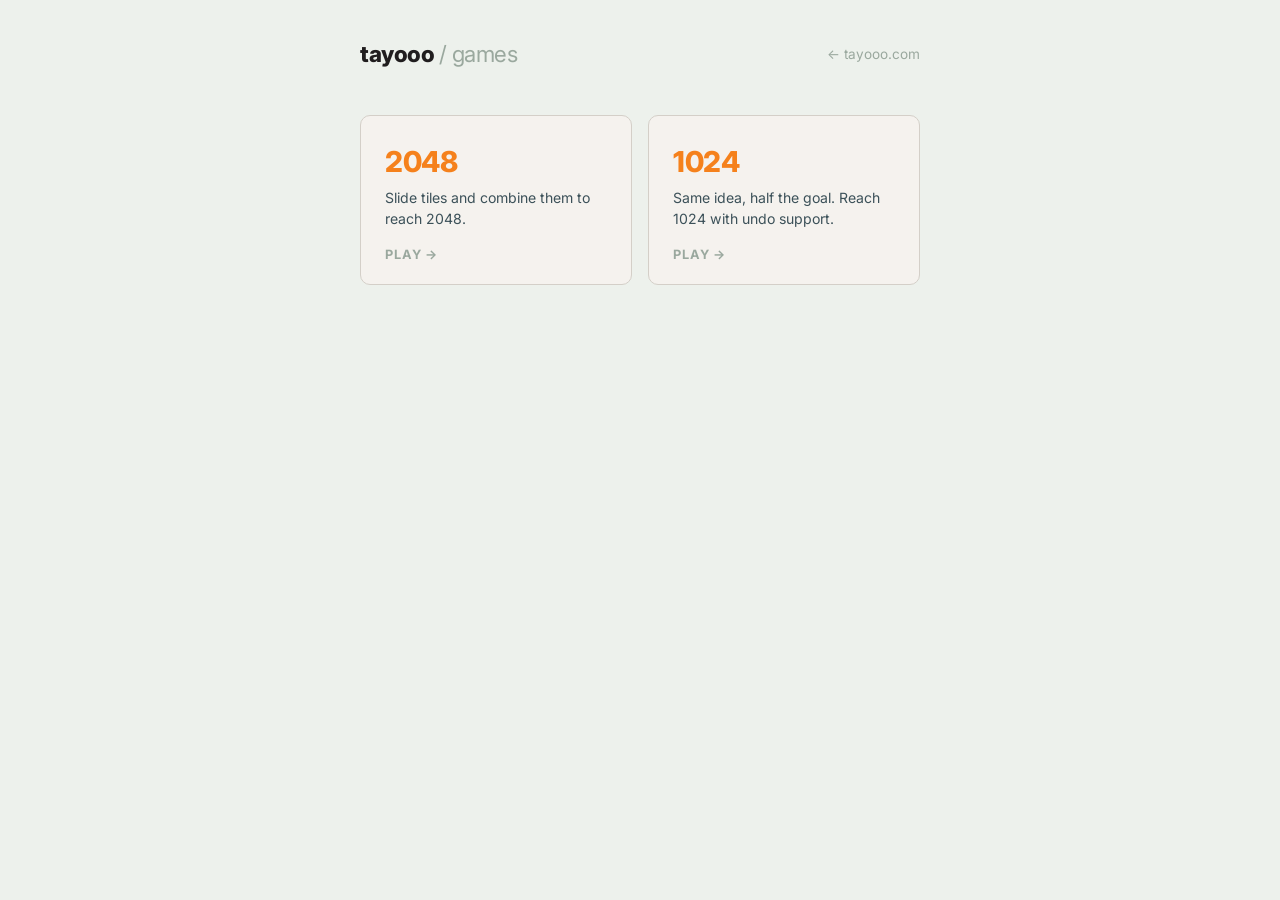
<file: index.html>
<!DOCTYPE html>
<html lang="ja">
<head>
  <meta charset="UTF-8">
  <meta name="viewport" content="width=device-width, initial-scale=1.0">
  <title>tayooo / games</title>
  <link rel="preconnect" href="https://fonts.googleapis.com">
  <link rel="preconnect" href="https://fonts.gstatic.com" crossorigin>
  <link href="https://fonts.googleapis.com/css2?family=Inter:wght@400;600;700;800&display=swap" rel="stylesheet">
  <link rel="stylesheet" href="shared/style.css">
  <style>
    *, *::before, *::after { box-sizing: border-box; margin: 0; padding: 0; }

    body {
      font-family: var(--font);
      background: var(--color-bg);
      color: var(--color-text);
      min-height: 100dvh;
      display: flex;
      flex-direction: column;
      align-items: center;
      padding: 40px 20px 64px;
    }

    .site-header {
      width: 100%;
      max-width: 560px;
      display: flex;
      align-items: center;
      justify-content: space-between;
      margin-bottom: 48px;
    }

    .site-title {
      font-size: 1.4rem;
      font-weight: 800;
      letter-spacing: -0.5px;
      color: var(--color-text);
    }

    .site-title span {
      color: var(--color-muted);
      font-weight: 400;
    }

    .back-link {
      font-size: 0.85rem;
      color: var(--color-muted);
      text-decoration: none;
      transition: color 0.15s;
    }

    .back-link:hover { color: var(--color-sub); }

    .games {
      width: 100%;
      max-width: 560px;
      display: grid;
      grid-template-columns: repeat(auto-fill, minmax(240px, 1fr));
      gap: 16px;
    }

    .card {
      background: var(--color-surface);
      border: 1px solid var(--color-border);
      border-radius: var(--radius);
      padding: 28px 24px 22px;
      text-decoration: none;
      color: inherit;
      display: flex;
      flex-direction: column;
      gap: 8px;
      transition: border-color 0.15s, box-shadow 0.15s, transform 0.1s;
    }

    .card:hover {
      border-color: var(--color-accent);
      box-shadow: 0 4px 20px rgba(0,0,0,0.07);
      transform: translateY(-2px);
    }

    .card-name {
      font-size: 1.8rem;
      font-weight: 800;
      color: var(--color-accent);
      letter-spacing: -0.5px;
    }

    .card-desc {
      font-size: 0.88rem;
      color: var(--color-sub);
      line-height: 1.5;
    }

    .card-play {
      margin-top: 10px;
      font-size: 0.8rem;
      font-weight: 700;
      text-transform: uppercase;
      letter-spacing: 0.07em;
      color: var(--color-muted);
    }

    .card:hover .card-play { color: var(--color-accent); }
  </style>
</head>
<body>

  <header class="site-header">
    <div class="site-title">tayooo <span>/ games</span></div>
    <a class="back-link" href="https://tayooo.com">← tayooo.com</a>
  </header>

  <main class="games">
    <a class="card" href="2048/">
      <div class="card-name">2048</div>
      <div class="card-desc">Slide tiles and combine them to reach 2048.</div>
      <div class="card-play">Play →</div>
    </a>
    <a class="card" href="1024/">
      <div class="card-name">1024</div>
      <div class="card-desc">Same idea, half the goal. Reach 1024 with undo support.</div>
      <div class="card-play">Play →</div>
    </a>
  </main>

</body>
</html>
</file>
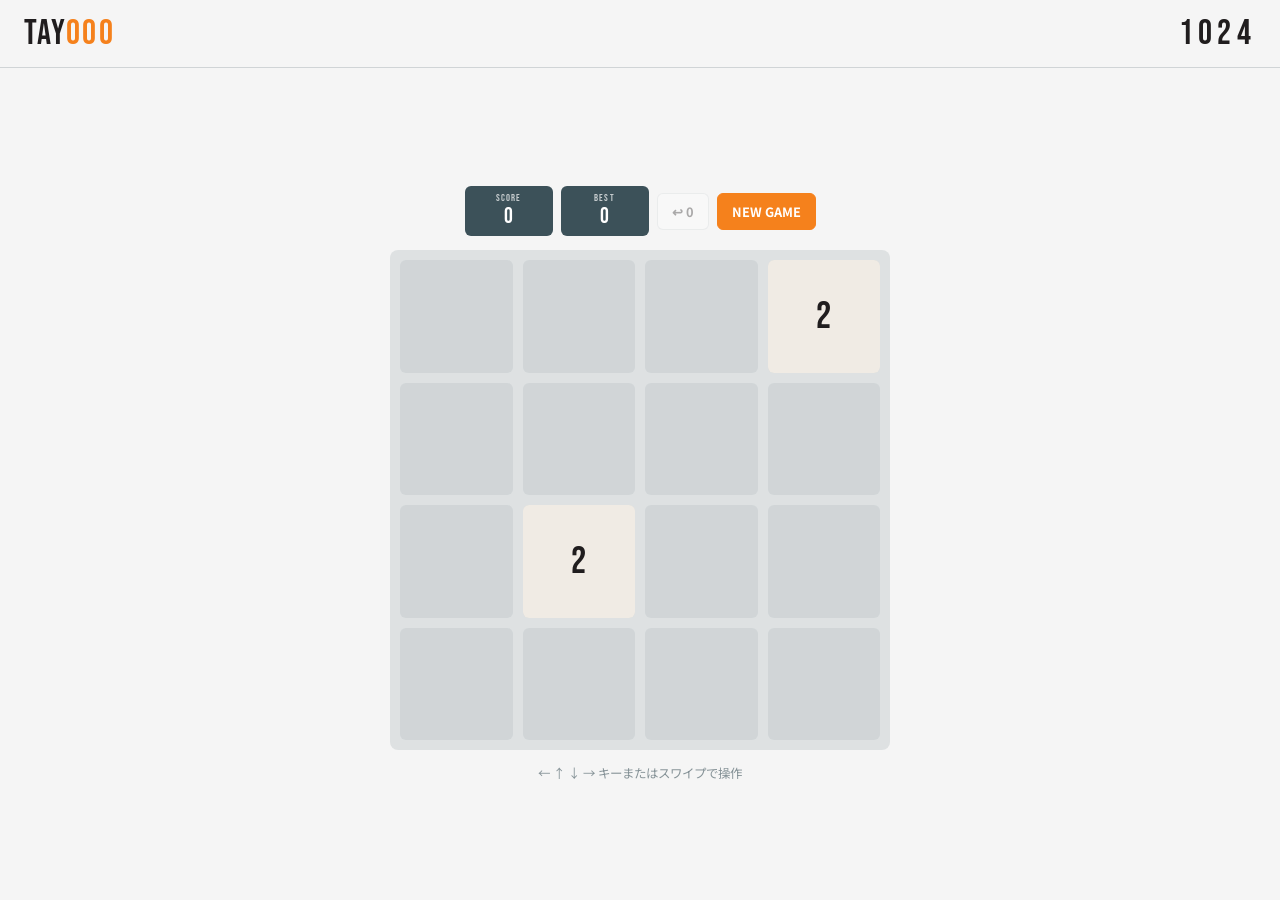
<file: 1024/index.html>
<!DOCTYPE html>
<html lang="ja">
<head>
  <meta charset="UTF-8">
  <meta name="viewport" content="width=device-width, initial-scale=1, maximum-scale=1, user-scalable=no">
  <meta name="description" content="1024ゲーム by tayooo — タイルをスライドして1024を目指そう！">
  <meta property="og:title" content="1024 | tayooo">
  <meta property="og:description" content="1024ゲーム by tayooo — タイルをスライドして1024を目指そう！">
  <title>1024 | tayooo</title>
  <link rel="preconnect" href="https://fonts.googleapis.com">
  <link rel="preconnect" href="https://fonts.gstatic.com" crossorigin>
  <link href="https://fonts.googleapis.com/css2?family=Bebas+Neue&family=Noto+Sans+JP:wght@400;700&display=swap" rel="stylesheet">
  <style>
    :root {
      --fh: 'Bebas Neue', sans-serif;
      --fb: 'Noto Sans JP', sans-serif;
      --accent: #f5811c;
      --sub: #3c5159;
      --text: #201d1e;
      --bg: #F5F5F5;
      --border: rgba(60, 81, 89, 0.2);
    }

    *, *::before, *::after { box-sizing: border-box; margin: 0; padding: 0; }

    body {
      background-color: var(--bg);
      color: var(--text);
      font-family: var(--fb);
      min-height: 100dvh;
      display: flex;
      flex-direction: column;
      overflow: hidden;
      overscroll-behavior: none;
      touch-action: none;
    }

    /* Header */
    header {
      display: flex;
      align-items: center;
      justify-content: space-between;
      padding: 12px 24px;
      border-bottom: 1px solid var(--border);
      flex-shrink: 0;
    }

    .logo {
      font-family: var(--fh);
      font-size: clamp(1.6rem, 4vw, 2.2rem);
      text-decoration: none;
      color: var(--text);
      letter-spacing: 0.06em;
    }

    .logo .accent { color: var(--accent); }

    .header-title {
      font-family: var(--fh);
      font-size: clamp(1.6rem, 4vw, 2.2rem);
      letter-spacing: 0.15em;
    }

    /* Main */
    main {
      flex: 1;
      display: flex;
      flex-direction: column;
      align-items: center;
      justify-content: center;
      padding: 16px;
      gap: 14px;
    }

    /* Score area */
    .score-area {
      display: flex;
      flex-wrap: wrap;
      gap: 8px;
      align-items: center;
      justify-content: center;
      width: 100%;
      max-width: min(95vw, 500px);
    }

    .score-box {
      font-family: var(--fh);
      background: var(--sub);
      color: white;
      padding: 6px 14px;
      border-radius: 6px;
      min-width: 88px;
      text-align: center;
    }

    .score-label {
      display: block;
      font-size: 0.6rem;
      opacity: 0.7;
      letter-spacing: 0.12em;
      text-transform: uppercase;
    }

    .score-value {
      font-size: 1.4rem;
      line-height: 1.2;
    }

    /* Buttons */
    .btn {
      font-family: var(--fb);
      font-weight: 700;
      font-size: 0.8rem;
      padding: 8px 14px;
      border-radius: 6px;
      border: 1px solid var(--border);
      background: white;
      color: var(--text);
      cursor: pointer;
      transition: opacity 80ms ease;
      white-space: nowrap;
    }

    .btn:hover:not(:disabled) { opacity: 0.75; }

    .btn:disabled {
      opacity: 0.35;
      cursor: not-allowed;
    }

    .btn-accent {
      background: var(--accent);
      color: white;
      border-color: var(--accent);
    }

    /* Grid */
    .grid-outer {
      position: relative;
      width: min(95vw, calc(95dvh - 200px), 500px);
    }

    .grid-bg {
      display: grid;
      grid-template-columns: repeat(4, 1fr);
      grid-template-rows: repeat(4, 1fr);
      gap: 10px;
      padding: 10px;
      background: rgba(60, 81, 89, 0.12);
      border-radius: 8px;
      aspect-ratio: 1;
    }

    .cell {
      background: rgba(60, 81, 89, 0.08);
      border-radius: 6px;
    }

    .grid-tiles {
      position: absolute;
      inset: 0;
      display: grid;
      grid-template-columns: repeat(4, 1fr);
      grid-template-rows: repeat(4, 1fr);
      gap: 10px;
      padding: 10px;
    }

    /* Tiles */
    .tile {
      display: flex;
      align-items: center;
      justify-content: center;
      border-radius: 6px;
      font-family: var(--fh);
      font-size: clamp(1.4rem, 5vw, 2.4rem);
      transition: background-color 80ms ease;
      user-select: none;
    }

    @keyframes tile-appear {
      0%   { transform: scale(0); opacity: 0; }
      60%  { transform: scale(1.1); }
      100% { transform: scale(1); opacity: 1; }
    }

    .tile-new { animation: tile-appear 180ms ease forwards; }

    @keyframes tile-merge {
      0%   { transform: scale(1); }
      40%  { transform: scale(1.2); }
      100% { transform: scale(1); }
    }

    .tile-merged { animation: tile-merge 150ms ease forwards; }

    /* Tile colors */
    .tile-2    { background: #f0ebe4; color: #201d1e; }
    .tile-4    { background: #e0d5c8; color: #201d1e; }
    .tile-8    { background: #cfc0af; color: #201d1e; }
    .tile-16   { background: #f5a55a; color: white; }
    .tile-32   { background: #f5811c; color: white; }
    .tile-64   { background: #d96800; color: white; }
    .tile-128  { background: #5a7a85; color: white; }
    .tile-256  { background: #3c5159; color: white; }
    .tile-512  { background: #2a3d45; color: white; }
    .tile-1024 { background: #e05a3a; color: white; font-size: clamp(1rem, 3.5vw, 1.8rem); }
    .tile-super { background: #201d1e; color: #f5811c; font-size: clamp(0.8rem, 2.8vw, 1.5rem); }

    /* Overlays */
    .overlay {
      position: absolute;
      inset: 0;
      border-radius: 8px;
      display: flex;
      flex-direction: column;
      align-items: center;
      justify-content: center;
      gap: 12px;
      z-index: 20;
    }

    .overlay.win      { background: rgba(224, 90, 58, 0.92); }
    .overlay.gameover { background: rgba(32, 29, 30, 0.88); }

    .overlay-title {
      font-family: var(--fh);
      font-size: clamp(2.2rem, 9vw, 3.8rem);
      color: white;
      letter-spacing: 0.1em;
      text-align: center;
    }

    .overlay-score {
      color: white;
      font-size: 1rem;
      opacity: 0.9;
    }

    .overlay-btns {
      display: flex;
      gap: 10px;
      flex-wrap: wrap;
      justify-content: center;
    }

    .overlay .btn {
      background: rgba(255,255,255,0.2);
      border-color: rgba(255,255,255,0.5);
      color: white;
    }

    .overlay .btn:hover:not(:disabled) { background: rgba(255,255,255,0.35); }
    .overlay .btn-accent { background: var(--accent); border-color: var(--accent); }

    .hidden { display: none !important; }

    .instructions {
      font-size: 0.78rem;
      color: var(--sub);
      opacity: 0.6;
      text-align: center;
    }
  </style>
</head>
<body>

<header>
  <a href="https://tayooo.com" class="logo">TAY<span class="accent">OOO</span></a>
  <span class="header-title">1024</span>
</header>

<main>
  <div class="score-area">
    <div class="score-box">
      <span class="score-label">Score</span>
      <span class="score-value" id="score-val">0</span>
    </div>
    <div class="score-box">
      <span class="score-label">Best</span>
      <span class="score-value" id="best-val">0</span>
    </div>
    <button class="btn" id="undo-btn" onclick="undo()" disabled>↩ 0</button>
    <button class="btn btn-accent" onclick="newGame()">NEW GAME</button>
  </div>

  <div class="grid-outer" id="board-el">
    <div class="grid-bg">
      <div class="cell"></div><div class="cell"></div><div class="cell"></div><div class="cell"></div>
      <div class="cell"></div><div class="cell"></div><div class="cell"></div><div class="cell"></div>
      <div class="cell"></div><div class="cell"></div><div class="cell"></div><div class="cell"></div>
      <div class="cell"></div><div class="cell"></div><div class="cell"></div><div class="cell"></div>
    </div>

    <div class="grid-tiles" id="tiles-grid"></div>

    <div class="overlay win hidden" id="win-overlay">
      <div class="overlay-title">You reached 1024!</div>
      <div class="overlay-score" id="win-score-txt"></div>
      <div class="overlay-btns">
        <button class="btn" onclick="continueGame()">Continue</button>
        <button class="btn btn-accent" onclick="newGame()">New Game</button>
      </div>
    </div>

    <div class="overlay gameover hidden" id="gameover-overlay">
      <div class="overlay-title">GAME OVER</div>
      <div class="overlay-score" id="gameover-score-txt"></div>
      <div class="overlay-btns">
        <button class="btn btn-accent" onclick="newGame()">New Game</button>
      </div>
    </div>
  </div>

  <div class="instructions">← ↑ ↓ → キーまたはスワイプで操作</div>
</main>

<script>
  let board, score, bestScore, undoStack, hasWon, gameRunning;

  bestScore = parseInt(localStorage.getItem('1024-best') || '0');

  function newGame() {
    board = Array.from({length: 4}, () => Array(4).fill(null));
    score = 0;
    undoStack = [];
    hasWon = false;
    gameRunning = true;
    hideOverlays();
    spawnTile();
    spawnTile();
    render();
    updateUI();
  }

  function cloneBoard(b) {
    return b.map(row => row.map(c => c ? {...c} : null));
  }

  function spawnTile() {
    const empties = [];
    for (let r = 0; r < 4; r++)
      for (let c = 0; c < 4; c++)
        if (!board[r][c]) empties.push([r, c]);
    if (!empties.length) return;
    const [r, c] = empties[Math.floor(Math.random() * empties.length)];
    board[r][c] = { value: Math.random() < 0.9 ? 2 : 4, isNew: true, isMerged: false };
  }

  function slideRow(cells) {
    const vals = cells.map(c => c ? c.value : 0).filter(v => v > 0);
    const result = [];
    let add = 0;
    let i = 0;
    while (i < vals.length) {
      if (i + 1 < vals.length && vals[i] === vals[i + 1]) {
        const m = vals[i] * 2;
        add += m;
        result.push({ value: m, isNew: false, isMerged: true });
        i += 2;
      } else {
        result.push({ value: vals[i], isNew: false, isMerged: false });
        i++;
      }
    }
    while (result.length < 4) result.push(null);
    return { row: result, add };
  }

  function move(dir) {
    if (!gameRunning) return;

    const oldBoard = cloneBoard(board);
    const oldScore = score;
    const nb = Array.from({length: 4}, () => Array(4).fill(null));
    let scoreAdd = 0;

    if (dir === 'left') {
      for (let r = 0; r < 4; r++) {
        const { row, add } = slideRow(board[r]);
        nb[r] = row;
        scoreAdd += add;
      }
    } else if (dir === 'right') {
      for (let r = 0; r < 4; r++) {
        const { row, add } = slideRow([...board[r]].reverse());
        nb[r] = row.reverse();
        scoreAdd += add;
      }
    } else if (dir === 'up') {
      for (let c = 0; c < 4; c++) {
        const col = board.map(row => row[c]);
        const { row, add } = slideRow(col);
        for (let r = 0; r < 4; r++) nb[r][c] = row[r];
        scoreAdd += add;
      }
    } else if (dir === 'down') {
      for (let c = 0; c < 4; c++) {
        const col = board.map(row => row[c]).reverse();
        const { row, add } = slideRow(col);
        const unrev = row.reverse();
        for (let r = 0; r < 4; r++) nb[r][c] = unrev[r];
        scoreAdd += add;
      }
    }

    let changed = false;
    outer: for (let r = 0; r < 4; r++)
      for (let c = 0; c < 4; c++) {
        const ov = oldBoard[r][c] ? oldBoard[r][c].value : 0;
        const nv = nb[r][c] ? nb[r][c].value : 0;
        if (ov !== nv) { changed = true; break outer; }
      }

    if (!changed) return;

    if (undoStack.length >= 3) undoStack.shift();
    undoStack.push({ board: oldBoard, score: oldScore, hadWon: hasWon });
    board = nb;
    score += scoreAdd;

    if (score > bestScore) {
      bestScore = score;
      localStorage.setItem('1024-best', bestScore);
    }

    spawnTile();
    render();
    updateUI();

    if (!hasWon) {
      for (let r = 0; r < 4; r++)
        for (let c = 0; c < 4; c++)
          if (board[r][c] && board[r][c].value === 1024) {
            hasWon = true;
            gameRunning = false;
            document.getElementById('win-score-txt').textContent = `Score: ${score}`;
            document.getElementById('win-overlay').classList.remove('hidden');
            return;
          }
    }

    if (isGameOver()) {
      gameRunning = false;
      document.getElementById('gameover-score-txt').textContent = `Score: ${score}`;
      document.getElementById('gameover-overlay').classList.remove('hidden');
    }
  }

  function isGameOver() {
    for (let r = 0; r < 4; r++)
      for (let c = 0; c < 4; c++) {
        if (!board[r][c]) return false;
        const v = board[r][c].value;
        if (c < 3 && board[r][c+1] && board[r][c+1].value === v) return false;
        if (r < 3 && board[r+1][c] && board[r+1][c].value === v) return false;
      }
    return true;
  }

  function undo() {
    if (!undoStack.length) return;
    const prev = undoStack.pop();
    board = prev.board;
    score = prev.score;
    hasWon = prev.hadWon;
    gameRunning = true;
    hideOverlays();
    render();
    updateUI();
  }

  function continueGame() {
    gameRunning = true;
    document.getElementById('win-overlay').classList.add('hidden');
  }

  function hideOverlays() {
    document.getElementById('win-overlay').classList.add('hidden');
    document.getElementById('gameover-overlay').classList.add('hidden');
  }

  function render() {
    const grid = document.getElementById('tiles-grid');
    grid.innerHTML = '';
    for (let r = 0; r < 4; r++) {
      for (let c = 0; c < 4; c++) {
        const cell = board[r][c];
        if (!cell) continue;
        const tile = document.createElement('div');
        const valCls = cell.value <= 1024 ? `tile-${cell.value}` : 'tile-super';
        tile.className = `tile ${valCls}`;
        if (cell.isNew) tile.classList.add('tile-new');
        if (cell.isMerged) tile.classList.add('tile-merged');
        tile.style.gridColumn = c + 1;
        tile.style.gridRow = r + 1;
        tile.textContent = cell.value;
        grid.appendChild(tile);
      }
    }
  }

  function updateUI() {
    document.getElementById('score-val').textContent = score;
    document.getElementById('best-val').textContent = bestScore;
    const left = undoStack.length;
    document.getElementById('undo-btn').textContent = `↩ ${left}`;
    document.getElementById('undo-btn').disabled = left === 0;
  }

  document.addEventListener('keydown', e => {
    const map = { ArrowLeft: 'left', ArrowRight: 'right', ArrowUp: 'up', ArrowDown: 'down' };
    if (map[e.key]) {
      e.preventDefault();
      move(map[e.key]);
    }
  });

  const MIN_SWIPE = 30;
  let touchStartX = 0, touchStartY = 0;
  const boardEl = document.getElementById('board-el');

  boardEl.addEventListener('touchstart', e => {
    e.preventDefault();
    touchStartX = e.touches[0].clientX;
    touchStartY = e.touches[0].clientY;
  }, { passive: false });

  boardEl.addEventListener('touchmove', e => {
    e.preventDefault();
  }, { passive: false });

  boardEl.addEventListener('touchend', e => {
    e.preventDefault();
    const dx = e.changedTouches[0].clientX - touchStartX;
    const dy = e.changedTouches[0].clientY - touchStartY;
    if (Math.max(Math.abs(dx), Math.abs(dy)) < MIN_SWIPE) return;
    if (Math.abs(dx) > Math.abs(dy)) {
      move(dx > 0 ? 'right' : 'left');
    } else {
      move(dy > 0 ? 'down' : 'up');
    }
  }, { passive: false });

  newGame();
</script>
</body>
</html>
</file>
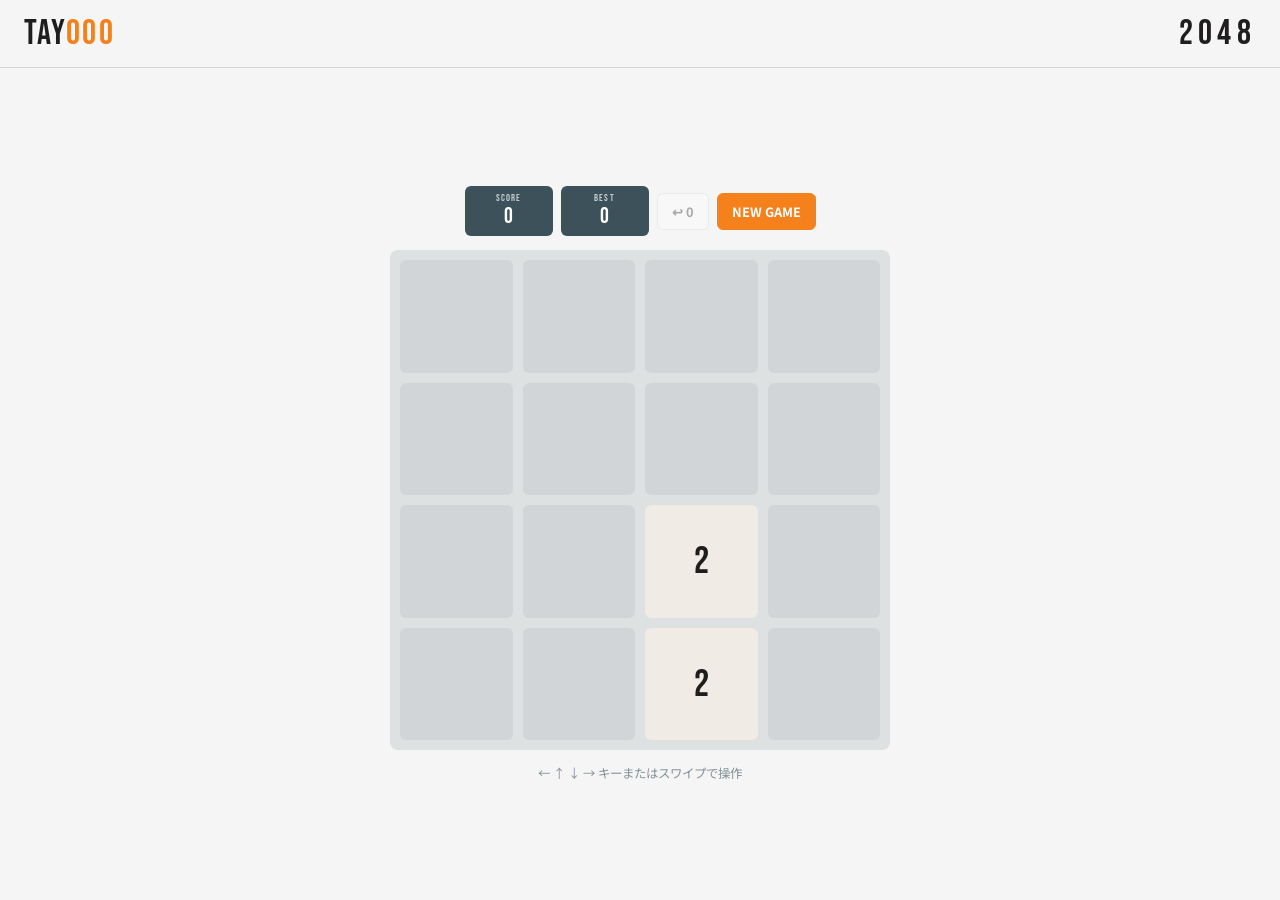
<file: 2048/index.html>
<!DOCTYPE html>
<html lang="ja">
<head>
  <meta charset="UTF-8">
  <meta name="viewport" content="width=device-width, initial-scale=1, maximum-scale=1, user-scalable=no">
  <meta name="description" content="2048ゲーム by tayooo — タイルをスライドして2048を目指そう！">
  <meta property="og:title" content="2048 | tayooo">
  <meta property="og:description" content="2048ゲーム by tayooo — タイルをスライドして2048を目指そう！">
  <title>2048 | tayooo</title>
  <link rel="preconnect" href="https://fonts.googleapis.com">
  <link rel="preconnect" href="https://fonts.gstatic.com" crossorigin>
  <link href="https://fonts.googleapis.com/css2?family=Bebas+Neue&family=Noto+Sans+JP:wght@400;700&display=swap" rel="stylesheet">
  <style>
    :root {
      --fh: 'Bebas Neue', sans-serif;
      --fb: 'Noto Sans JP', sans-serif;
      --accent: #f5811c;
      --sub: #3c5159;
      --text: #201d1e;
      --bg: #F5F5F5;
      --border: rgba(60, 81, 89, 0.2);
    }

    *, *::before, *::after { box-sizing: border-box; margin: 0; padding: 0; }

    body {
      background-color: var(--bg);
      color: var(--text);
      font-family: var(--fb);
      min-height: 100dvh;
      display: flex;
      flex-direction: column;
      overflow: hidden;
      overscroll-behavior: none;
      touch-action: none;
    }

    /* Header */
    header {
      display: flex;
      align-items: center;
      justify-content: space-between;
      padding: 12px 24px;
      border-bottom: 1px solid var(--border);
      flex-shrink: 0;
    }

    .logo {
      font-family: var(--fh);
      font-size: clamp(1.6rem, 4vw, 2.2rem);
      text-decoration: none;
      color: var(--text);
      letter-spacing: 0.06em;
    }

    .logo .accent { color: var(--accent); }

    .header-title {
      font-family: var(--fh);
      font-size: clamp(1.6rem, 4vw, 2.2rem);
      letter-spacing: 0.15em;
    }

    /* Main */
    main {
      flex: 1;
      display: flex;
      flex-direction: column;
      align-items: center;
      justify-content: center;
      padding: 16px;
      gap: 14px;
    }

    /* Score area */
    .score-area {
      display: flex;
      flex-wrap: wrap;
      gap: 8px;
      align-items: center;
      justify-content: center;
      width: 100%;
      max-width: min(95vw, 500px);
    }

    .score-box {
      font-family: var(--fh);
      background: var(--sub);
      color: white;
      padding: 6px 14px;
      border-radius: 6px;
      min-width: 88px;
      text-align: center;
    }

    .score-label {
      display: block;
      font-size: 0.6rem;
      opacity: 0.7;
      letter-spacing: 0.12em;
      text-transform: uppercase;
    }

    .score-value {
      font-size: 1.4rem;
      line-height: 1.2;
    }

    /* Buttons */
    .btn {
      font-family: var(--fb);
      font-weight: 700;
      font-size: 0.8rem;
      padding: 8px 14px;
      border-radius: 6px;
      border: 1px solid var(--border);
      background: white;
      color: var(--text);
      cursor: pointer;
      transition: opacity 80ms ease;
      white-space: nowrap;
    }

    .btn:hover:not(:disabled) { opacity: 0.75; }

    .btn:disabled {
      opacity: 0.35;
      cursor: not-allowed;
    }

    .btn-accent {
      background: var(--accent);
      color: white;
      border-color: var(--accent);
    }

    /* Grid */
    .grid-outer {
      position: relative;
      width: min(95vw, calc(95dvh - 200px), 500px);
    }

    .grid-bg {
      display: grid;
      grid-template-columns: repeat(4, 1fr);
      grid-template-rows: repeat(4, 1fr);
      gap: 10px;
      padding: 10px;
      background: rgba(60, 81, 89, 0.12);
      border-radius: 8px;
      aspect-ratio: 1;
    }

    .cell {
      background: rgba(60, 81, 89, 0.08);
      border-radius: 6px;
    }

    .grid-tiles {
      position: absolute;
      inset: 0;
      display: grid;
      grid-template-columns: repeat(4, 1fr);
      grid-template-rows: repeat(4, 1fr);
      gap: 10px;
      padding: 10px;
    }

    /* Tiles */
    .tile {
      display: flex;
      align-items: center;
      justify-content: center;
      border-radius: 6px;
      font-family: var(--fh);
      font-size: clamp(1.4rem, 5vw, 2.4rem);
      transition: background-color 80ms ease;
      user-select: none;
    }

    @keyframes tile-appear {
      0%   { transform: scale(0); opacity: 0; }
      60%  { transform: scale(1.1); }
      100% { transform: scale(1); opacity: 1; }
    }

    .tile-new { animation: tile-appear 180ms ease forwards; }

    @keyframes tile-merge {
      0%   { transform: scale(1); }
      40%  { transform: scale(1.2); }
      100% { transform: scale(1); }
    }

    .tile-merged { animation: tile-merge 150ms ease forwards; }

    /* Tile colors */
    .tile-2    { background: #f0ebe4; color: #201d1e; }
    .tile-4    { background: #e0d5c8; color: #201d1e; }
    .tile-8    { background: #cfc0af; color: #201d1e; }
    .tile-16   { background: #f5a55a; color: white; }
    .tile-32   { background: #f5811c; color: white; }
    .tile-64   { background: #d96800; color: white; }
    .tile-128  { background: #5a7a85; color: white; }
    .tile-256  { background: #3c5159; color: white; }
    .tile-512  { background: #2a3d45; color: white; }
    .tile-1024 { background: #e05a3a; color: white; font-size: clamp(1rem, 3.5vw, 1.8rem); }
    .tile-2048 { background: #c03a1e; color: white; box-shadow: 0 0 20px rgba(192,58,30,0.6); font-size: clamp(1rem, 3.5vw, 1.8rem); }
    .tile-super { background: #201d1e; color: #f5811c; font-size: clamp(0.8rem, 2.8vw, 1.5rem); }

    /* Overlays */
    .overlay {
      position: absolute;
      inset: 0;
      border-radius: 8px;
      display: flex;
      flex-direction: column;
      align-items: center;
      justify-content: center;
      gap: 12px;
      z-index: 20;
    }

    .overlay.win      { background: rgba(245, 129, 28, 0.92); }
    .overlay.gameover { background: rgba(32, 29, 30, 0.88); }

    .overlay-title {
      font-family: var(--fh);
      font-size: clamp(2.2rem, 9vw, 3.8rem);
      color: white;
      letter-spacing: 0.1em;
      text-align: center;
    }

    .overlay-score {
      color: white;
      font-size: 1rem;
      opacity: 0.9;
    }

    .overlay-btns {
      display: flex;
      gap: 10px;
      flex-wrap: wrap;
      justify-content: center;
    }

    .overlay .btn {
      background: rgba(255,255,255,0.2);
      border-color: rgba(255,255,255,0.5);
      color: white;
    }

    .overlay .btn:hover:not(:disabled) { background: rgba(255,255,255,0.35); }
    .overlay .btn-accent { background: var(--accent); border-color: var(--accent); }

    .hidden { display: none !important; }

    .instructions {
      font-size: 0.78rem;
      color: var(--sub);
      opacity: 0.6;
      text-align: center;
    }
  </style>
</head>
<body>

<header>
  <a href="https://tayooo.com" class="logo">TAY<span class="accent">OOO</span></a>
  <span class="header-title">2048</span>
</header>

<main>
  <div class="score-area">
    <div class="score-box">
      <span class="score-label">Score</span>
      <span class="score-value" id="score-val">0</span>
    </div>
    <div class="score-box">
      <span class="score-label">Best</span>
      <span class="score-value" id="best-val">0</span>
    </div>
    <button class="btn" id="undo-btn" onclick="undo()" disabled>↩ UNDO</button>
    <button class="btn btn-accent" onclick="newGame()">NEW GAME</button>
  </div>

  <div class="grid-outer" id="board-el">
    <div class="grid-bg">
      <div class="cell"></div><div class="cell"></div><div class="cell"></div><div class="cell"></div>
      <div class="cell"></div><div class="cell"></div><div class="cell"></div><div class="cell"></div>
      <div class="cell"></div><div class="cell"></div><div class="cell"></div><div class="cell"></div>
      <div class="cell"></div><div class="cell"></div><div class="cell"></div><div class="cell"></div>
    </div>

    <div class="grid-tiles" id="tiles-grid"></div>

    <div class="overlay win hidden" id="win-overlay">
      <div class="overlay-title">🎉 YOU WIN!</div>
      <div class="overlay-score" id="win-score-txt"></div>
      <div class="overlay-btns">
        <button class="btn" onclick="continueGame()">Continue</button>
        <button class="btn btn-accent" onclick="newGame()">New Game</button>
      </div>
    </div>

    <div class="overlay gameover hidden" id="gameover-overlay">
      <div class="overlay-title">GAME OVER</div>
      <div class="overlay-score" id="gameover-score-txt"></div>
      <div class="overlay-btns">
        <button class="btn btn-accent" onclick="newGame()">New Game</button>
      </div>
    </div>
  </div>

  <div class="instructions">← ↑ ↓ → キーまたはスワイプで操作</div>
</main>

<script>
  let board, score, bestScore, undoStack, hasWon, gameRunning;

  bestScore = parseInt(localStorage.getItem('2048-best') || '0');

  function newGame() {
    board = Array.from({length: 4}, () => Array(4).fill(null));
    score = 0;
    undoStack = [];
    hasWon = false;
    gameRunning = true;
    hideOverlays();
    spawnTile();
    spawnTile();
    render();
    updateUI();
  }

  function cloneBoard(b) {
    return b.map(row => row.map(c => c ? {...c} : null));
  }

  function spawnTile() {
    const empties = [];
    for (let r = 0; r < 4; r++)
      for (let c = 0; c < 4; c++)
        if (!board[r][c]) empties.push([r, c]);
    if (!empties.length) return;
    const [r, c] = empties[Math.floor(Math.random() * empties.length)];
    board[r][c] = { value: Math.random() < 0.9 ? 2 : 4, isNew: true, isMerged: false };
  }

  function slideRow(cells) {
    const vals = cells.map(c => c ? c.value : 0).filter(v => v > 0);
    const result = [];
    let add = 0;
    let i = 0;
    while (i < vals.length) {
      if (i + 1 < vals.length && vals[i] === vals[i + 1]) {
        const m = vals[i] * 2;
        add += m;
        result.push({ value: m, isNew: false, isMerged: true });
        i += 2;
      } else {
        result.push({ value: vals[i], isNew: false, isMerged: false });
        i++;
      }
    }
    while (result.length < 4) result.push(null);
    return { row: result, add };
  }

  function move(dir) {
    if (!gameRunning) return;

    const oldBoard = cloneBoard(board);
    const oldScore = score;
    const nb = Array.from({length: 4}, () => Array(4).fill(null));
    let scoreAdd = 0;

    if (dir === 'left') {
      for (let r = 0; r < 4; r++) {
        const { row, add } = slideRow(board[r]);
        nb[r] = row;
        scoreAdd += add;
      }
    } else if (dir === 'right') {
      for (let r = 0; r < 4; r++) {
        const { row, add } = slideRow([...board[r]].reverse());
        nb[r] = row.reverse();
        scoreAdd += add;
      }
    } else if (dir === 'up') {
      for (let c = 0; c < 4; c++) {
        const col = board.map(row => row[c]);
        const { row, add } = slideRow(col);
        for (let r = 0; r < 4; r++) nb[r][c] = row[r];
        scoreAdd += add;
      }
    } else if (dir === 'down') {
      for (let c = 0; c < 4; c++) {
        const col = board.map(row => row[c]).reverse();
        const { row, add } = slideRow(col);
        const unrev = row.reverse();
        for (let r = 0; r < 4; r++) nb[r][c] = unrev[r];
        scoreAdd += add;
      }
    }

    let changed = false;
    outer: for (let r = 0; r < 4; r++)
      for (let c = 0; c < 4; c++) {
        const ov = oldBoard[r][c] ? oldBoard[r][c].value : 0;
        const nv = nb[r][c] ? nb[r][c].value : 0;
        if (ov !== nv) { changed = true; break outer; }
      }

    if (!changed) return;

    if (undoStack.length >= 3) undoStack.shift();
    undoStack.push({ board: oldBoard, score: oldScore, hadWon: hasWon });
    board = nb;
    score += scoreAdd;

    if (score > bestScore) {
      bestScore = score;
      localStorage.setItem('2048-best', bestScore);
    }

    spawnTile();
    render();
    updateUI();

    if (!hasWon) {
      for (let r = 0; r < 4; r++)
        for (let c = 0; c < 4; c++)
          if (board[r][c] && board[r][c].value === 2048) {
            hasWon = true;
            gameRunning = false;
            document.getElementById('win-score-txt').textContent = `Score: ${score}`;
            document.getElementById('win-overlay').classList.remove('hidden');
            return;
          }
    }

    if (isGameOver()) {
      gameRunning = false;
      document.getElementById('gameover-score-txt').textContent = `Score: ${score}`;
      document.getElementById('gameover-overlay').classList.remove('hidden');
    }
  }

  function isGameOver() {
    for (let r = 0; r < 4; r++)
      for (let c = 0; c < 4; c++) {
        if (!board[r][c]) return false;
        const v = board[r][c].value;
        if (c < 3 && board[r][c+1] && board[r][c+1].value === v) return false;
        if (r < 3 && board[r+1][c] && board[r+1][c].value === v) return false;
      }
    return true;
  }

  function undo() {
    if (!undoStack.length) return;
    const prev = undoStack.pop();
    board = prev.board;
    score = prev.score;
    hasWon = prev.hadWon;
    gameRunning = true;
    hideOverlays();
    render();
    updateUI();
  }

  function continueGame() {
    gameRunning = true;
    document.getElementById('win-overlay').classList.add('hidden');
  }

  function hideOverlays() {
    document.getElementById('win-overlay').classList.add('hidden');
    document.getElementById('gameover-overlay').classList.add('hidden');
  }

  function render() {
    const grid = document.getElementById('tiles-grid');
    grid.innerHTML = '';
    for (let r = 0; r < 4; r++) {
      for (let c = 0; c < 4; c++) {
        const cell = board[r][c];
        if (!cell) continue;
        const tile = document.createElement('div');
        const valCls = cell.value <= 2048 ? `tile-${cell.value}` : 'tile-super';
        tile.className = `tile ${valCls}`;
        if (cell.isNew) tile.classList.add('tile-new');
        if (cell.isMerged) tile.classList.add('tile-merged');
        tile.style.gridColumn = c + 1;
        tile.style.gridRow = r + 1;
        tile.textContent = cell.value;
        grid.appendChild(tile);
      }
    }
  }

  function updateUI() {
    document.getElementById('score-val').textContent = score;
    document.getElementById('best-val').textContent = bestScore;
    const left = undoStack.length;
    document.getElementById('undo-btn').textContent = `↩ ${left}`;
    document.getElementById('undo-btn').disabled = left === 0;
  }

  document.addEventListener('keydown', e => {
    const map = { ArrowLeft: 'left', ArrowRight: 'right', ArrowUp: 'up', ArrowDown: 'down' };
    if (map[e.key]) {
      e.preventDefault();
      move(map[e.key]);
    }
  });

  const MIN_SWIPE = 30;
  let touchStartX = 0, touchStartY = 0;
  const boardEl = document.getElementById('board-el');

  boardEl.addEventListener('touchstart', e => {
    e.preventDefault();
    touchStartX = e.touches[0].clientX;
    touchStartY = e.touches[0].clientY;
  }, { passive: false });

  boardEl.addEventListener('touchmove', e => {
    e.preventDefault();
  }, { passive: false });

  boardEl.addEventListener('touchend', e => {
    e.preventDefault();
    const dx = e.changedTouches[0].clientX - touchStartX;
    const dy = e.changedTouches[0].clientY - touchStartY;
    if (Math.max(Math.abs(dx), Math.abs(dy)) < MIN_SWIPE) return;
    if (Math.abs(dx) > Math.abs(dy)) {
      move(dx > 0 ? 'right' : 'left');
    } else {
      move(dy > 0 ? 'down' : 'up');
    }
  }, { passive: false });

  newGame();
</script>
</body>
</html>
</file>
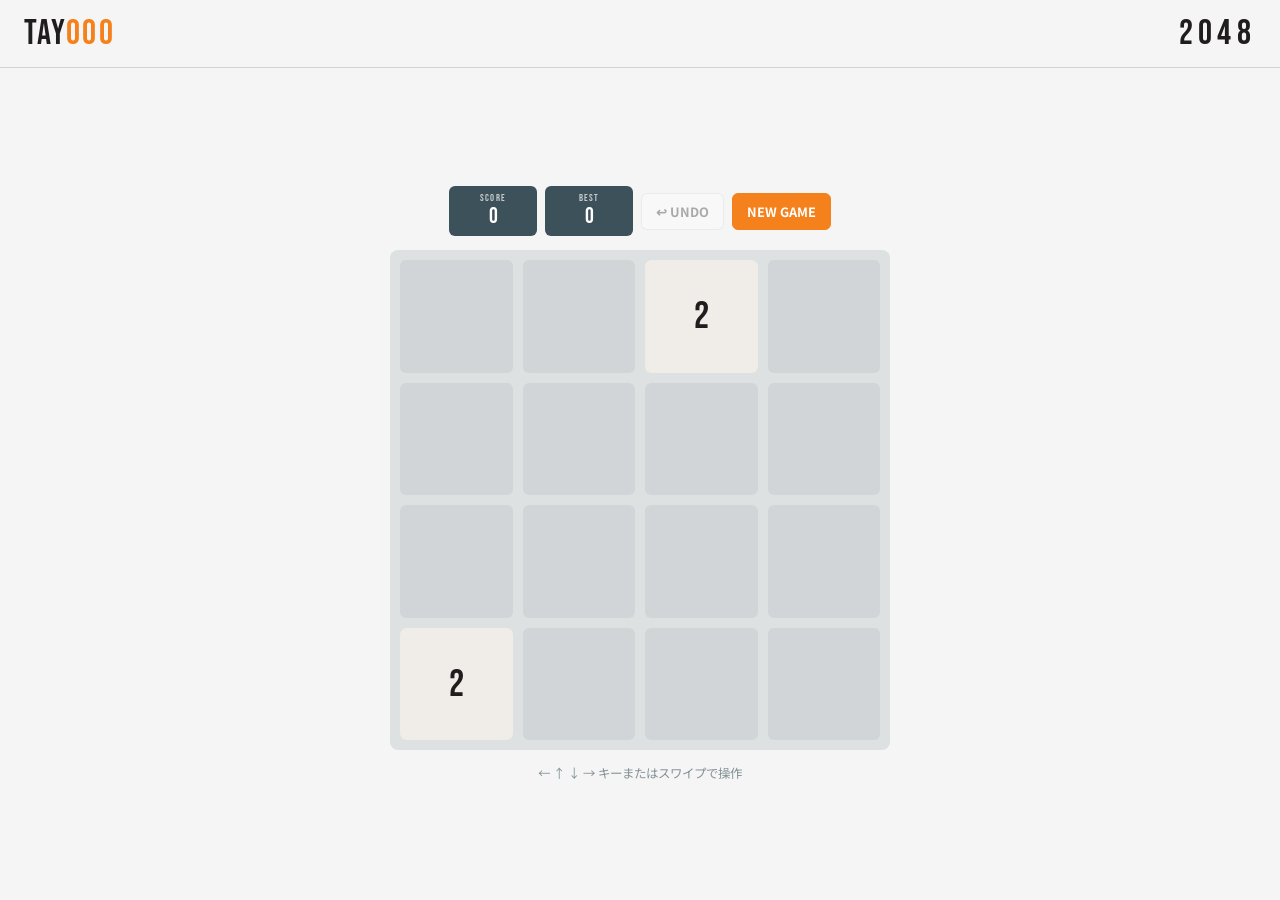
<file: 2048.html>
<!DOCTYPE html>
<html lang="ja">
<head>
  <meta charset="UTF-8">
  <meta name="viewport" content="width=device-width, initial-scale=1, maximum-scale=1, user-scalable=no">
  <meta name="description" content="2048ゲーム by tayooo — タイルをスライドして2048を目指そう！">
  <meta property="og:title" content="2048 | tayooo">
  <meta property="og:description" content="2048ゲーム by tayooo — タイルをスライドして2048を目指そう！">
  <title>2048 | tayooo</title>
  <link rel="preconnect" href="https://fonts.googleapis.com">
  <link rel="preconnect" href="https://fonts.gstatic.com" crossorigin>
  <link href="https://fonts.googleapis.com/css2?family=Bebas+Neue&family=Noto+Sans+JP:wght@400;700&display=swap" rel="stylesheet">
  <style>
    :root {
      --fh: 'Bebas Neue', sans-serif;
      --fb: 'Noto Sans JP', sans-serif;
      --accent: #f5811c;
      --sub: #3c5159;
      --text: #201d1e;
      --bg: #F5F5F5;
      --border: rgba(60, 81, 89, 0.2);
    }

    *, *::before, *::after { box-sizing: border-box; margin: 0; padding: 0; }

    body {
      background-color: var(--bg);
      color: var(--text);
      font-family: var(--fb);
      min-height: 100dvh;
      display: flex;
      flex-direction: column;
    }

    /* Header */
    header {
      display: flex;
      align-items: center;
      justify-content: space-between;
      padding: 12px 24px;
      border-bottom: 1px solid var(--border);
      flex-shrink: 0;
    }

    .logo {
      font-family: var(--fh);
      font-size: clamp(1.6rem, 4vw, 2.2rem);
      text-decoration: none;
      color: var(--text);
      letter-spacing: 0.06em;
    }

    .logo .accent { color: var(--accent); }

    .header-title {
      font-family: var(--fh);
      font-size: clamp(1.6rem, 4vw, 2.2rem);
      letter-spacing: 0.15em;
    }

    /* Main */
    main {
      flex: 1;
      display: flex;
      flex-direction: column;
      align-items: center;
      justify-content: center;
      padding: 16px;
      gap: 14px;
    }

    /* Score area */
    .score-area {
      display: flex;
      flex-wrap: wrap;
      gap: 8px;
      align-items: center;
      justify-content: center;
      width: 100%;
      max-width: min(95vw, 500px);
    }

    .score-box {
      font-family: var(--fh);
      background: var(--sub);
      color: white;
      padding: 6px 14px;
      border-radius: 6px;
      min-width: 88px;
      text-align: center;
    }

    .score-label {
      display: block;
      font-size: 0.6rem;
      opacity: 0.7;
      letter-spacing: 0.12em;
      text-transform: uppercase;
    }

    .score-value {
      font-size: 1.4rem;
      line-height: 1.2;
    }

    /* Buttons */
    .btn {
      font-family: var(--fb);
      font-weight: 700;
      font-size: 0.8rem;
      padding: 8px 14px;
      border-radius: 6px;
      border: 1px solid var(--border);
      background: white;
      color: var(--text);
      cursor: pointer;
      transition: opacity 80ms ease;
      white-space: nowrap;
    }

    .btn:hover:not(:disabled) { opacity: 0.75; }

    .btn:disabled {
      opacity: 0.35;
      cursor: not-allowed;
    }

    .btn-accent {
      background: var(--accent);
      color: white;
      border-color: var(--accent);
    }

    /* Grid */
    .grid-outer {
      position: relative;
      width: min(95vw, calc(95dvh - 200px), 500px);
    }

    .grid-bg {
      display: grid;
      grid-template-columns: repeat(4, 1fr);
      grid-template-rows: repeat(4, 1fr);
      gap: 10px;
      padding: 10px;
      background: rgba(60, 81, 89, 0.12);
      border-radius: 8px;
      aspect-ratio: 1;
    }

    .cell {
      background: rgba(60, 81, 89, 0.08);
      border-radius: 6px;
    }

    .grid-tiles {
      position: absolute;
      inset: 0;
      display: grid;
      grid-template-columns: repeat(4, 1fr);
      grid-template-rows: repeat(4, 1fr);
      gap: 10px;
      padding: 10px;
    }

    /* Tiles */
    .tile {
      display: flex;
      align-items: center;
      justify-content: center;
      border-radius: 6px;
      font-family: var(--fh);
      font-size: clamp(1.4rem, 5vw, 2.4rem);
      transition: background-color 80ms ease;
      user-select: none;
    }

    .tile-1024,
    .tile-2048 { font-size: clamp(1rem, 3.5vw, 1.8rem); }

    .tile-super { font-size: clamp(0.8rem, 2.8vw, 1.5rem); }

    @keyframes tile-appear {
      0%   { transform: scale(0); opacity: 0; }
      60%  { transform: scale(1.1); }
      100% { transform: scale(1); opacity: 1; }
    }

    .tile-new { animation: tile-appear 180ms ease forwards; }

    @keyframes tile-merge {
      0%   { transform: scale(1); }
      40%  { transform: scale(1.2); }
      100% { transform: scale(1); }
    }

    .tile-merged { animation: tile-merge 150ms ease forwards; }

    /* Tile colors */
    .tile-2    { background: #f0ece8; color: var(--text); }
    .tile-4    { background: #e4ddd6; color: var(--text); }
    .tile-8    { background: var(--accent); color: white; }
    .tile-16   { background: #e8720e; color: white; }
    .tile-32   { background: #d96400; color: white; }
    .tile-64   { background: #c55800; color: white; }
    .tile-128  { background: #3c5159; color: white; }
    .tile-256  { background: #2f4149; color: white; }
    .tile-512  { background: #233139; color: white; }
    .tile-1024 { background: #172529; color: white; }
    .tile-2048 { background: var(--text); color: var(--accent); box-shadow: 0 0 20px rgba(245,129,28,0.6); }
    .tile-super { background: #0d1a1f; color: var(--accent); }

    /* Overlays */
    .overlay {
      position: absolute;
      inset: 0;
      border-radius: 8px;
      display: flex;
      flex-direction: column;
      align-items: center;
      justify-content: center;
      gap: 12px;
      z-index: 20;
    }

    .overlay.win      { background: rgba(245, 129, 28, 0.92); }
    .overlay.gameover { background: rgba(32, 29, 30, 0.88); }

    .overlay-title {
      font-family: var(--fh);
      font-size: clamp(2.2rem, 9vw, 3.8rem);
      color: white;
      letter-spacing: 0.1em;
      text-align: center;
    }

    .overlay-score {
      color: white;
      font-size: 1rem;
      opacity: 0.9;
    }

    .overlay-btns {
      display: flex;
      gap: 10px;
      flex-wrap: wrap;
      justify-content: center;
    }

    .overlay .btn {
      background: rgba(255,255,255,0.2);
      border-color: rgba(255,255,255,0.5);
      color: white;
    }

    .overlay .btn:hover:not(:disabled) { background: rgba(255,255,255,0.35); }
    .overlay .btn-accent { background: var(--accent); border-color: var(--accent); }

    .hidden { display: none !important; }

    .instructions {
      font-size: 0.78rem;
      color: var(--sub);
      opacity: 0.6;
      text-align: center;
    }
  </style>
</head>
<body>

<header>
  <a href="https://tayooo.com" class="logo">TAY<span class="accent">OOO</span></a>
  <span class="header-title">2048</span>
</header>

<main>
  <div class="score-area">
    <div class="score-box">
      <span class="score-label">Score</span>
      <span class="score-value" id="score-val">0</span>
    </div>
    <div class="score-box">
      <span class="score-label">Best</span>
      <span class="score-value" id="best-val">0</span>
    </div>
    <button class="btn" id="undo-btn" onclick="undo()" disabled>↩ UNDO</button>
    <button class="btn btn-accent" onclick="newGame()">NEW GAME</button>
  </div>

  <div class="grid-outer" id="board-el">
    <div class="grid-bg">
      <div class="cell"></div><div class="cell"></div><div class="cell"></div><div class="cell"></div>
      <div class="cell"></div><div class="cell"></div><div class="cell"></div><div class="cell"></div>
      <div class="cell"></div><div class="cell"></div><div class="cell"></div><div class="cell"></div>
      <div class="cell"></div><div class="cell"></div><div class="cell"></div><div class="cell"></div>
    </div>

    <div class="grid-tiles" id="tiles-grid"></div>

    <div class="overlay win hidden" id="win-overlay">
      <div class="overlay-title">🎉 YOU WIN!</div>
      <div class="overlay-score" id="win-score-txt"></div>
      <div class="overlay-btns">
        <button class="btn" onclick="continueGame()">Continue</button>
        <button class="btn btn-accent" onclick="newGame()">New Game</button>
      </div>
    </div>

    <div class="overlay gameover hidden" id="gameover-overlay">
      <div class="overlay-title">GAME OVER</div>
      <div class="overlay-score" id="gameover-score-txt"></div>
      <div class="overlay-btns">
        <button class="btn btn-accent" onclick="newGame()">New Game</button>
      </div>
    </div>
  </div>

  <div class="instructions">← ↑ ↓ → キーまたはスワイプで操作</div>
</main>

<script>
  let board, score, bestScore, prevState, hasWon, gameRunning;

  bestScore = parseInt(localStorage.getItem('2048-best') || '0');

  function newGame() {
    board = Array.from({length: 4}, () => Array(4).fill(null));
    score = 0;
    prevState = null;
    hasWon = false;
    gameRunning = true;
    hideOverlays();
    spawnTile();
    spawnTile();
    render();
    updateUI();
  }

  function cloneBoard(b) {
    return b.map(row => row.map(c => c ? {...c} : null));
  }

  function spawnTile() {
    const empties = [];
    for (let r = 0; r < 4; r++)
      for (let c = 0; c < 4; c++)
        if (!board[r][c]) empties.push([r, c]);
    if (!empties.length) return;
    const [r, c] = empties[Math.floor(Math.random() * empties.length)];
    board[r][c] = { value: Math.random() < 0.9 ? 2 : 4, isNew: true, isMerged: false };
  }

  function slideRow(cells) {
    const vals = cells.map(c => c ? c.value : 0).filter(v => v > 0);
    const result = [];
    let add = 0;
    let i = 0;
    while (i < vals.length) {
      if (i + 1 < vals.length && vals[i] === vals[i + 1]) {
        const m = vals[i] * 2;
        add += m;
        result.push({ value: m, isNew: false, isMerged: true });
        i += 2;
      } else {
        result.push({ value: vals[i], isNew: false, isMerged: false });
        i++;
      }
    }
    while (result.length < 4) result.push(null);
    return { row: result, add };
  }

  function move(dir) {
    if (!gameRunning) return;

    const oldBoard = cloneBoard(board);
    const oldScore = score;
    const nb = Array.from({length: 4}, () => Array(4).fill(null));
    let scoreAdd = 0;

    if (dir === 'left') {
      for (let r = 0; r < 4; r++) {
        const { row, add } = slideRow(board[r]);
        nb[r] = row;
        scoreAdd += add;
      }
    } else if (dir === 'right') {
      for (let r = 0; r < 4; r++) {
        const { row, add } = slideRow([...board[r]].reverse());
        nb[r] = row.reverse();
        scoreAdd += add;
      }
    } else if (dir === 'up') {
      for (let c = 0; c < 4; c++) {
        const col = board.map(row => row[c]);
        const { row, add } = slideRow(col);
        for (let r = 0; r < 4; r++) nb[r][c] = row[r];
        scoreAdd += add;
      }
    } else if (dir === 'down') {
      for (let c = 0; c < 4; c++) {
        const col = board.map(row => row[c]).reverse();
        const { row, add } = slideRow(col);
        const unrev = row.reverse();
        for (let r = 0; r < 4; r++) nb[r][c] = unrev[r];
        scoreAdd += add;
      }
    }

    let changed = false;
    outer: for (let r = 0; r < 4; r++)
      for (let c = 0; c < 4; c++) {
        const ov = oldBoard[r][c] ? oldBoard[r][c].value : 0;
        const nv = nb[r][c] ? nb[r][c].value : 0;
        if (ov !== nv) { changed = true; break outer; }
      }

    if (!changed) return;

    prevState = { board: oldBoard, score: oldScore, hadWon: hasWon };
    board = nb;
    score += scoreAdd;

    if (score > bestScore) {
      bestScore = score;
      localStorage.setItem('2048-best', bestScore);
    }

    spawnTile();
    render();
    updateUI();

    if (!hasWon) {
      for (let r = 0; r < 4; r++)
        for (let c = 0; c < 4; c++)
          if (board[r][c] && board[r][c].value === 2048) {
            hasWon = true;
            gameRunning = false;
            document.getElementById('win-score-txt').textContent = `Score: ${score}`;
            document.getElementById('win-overlay').classList.remove('hidden');
            return;
          }
    }

    if (isGameOver()) {
      gameRunning = false;
      document.getElementById('gameover-score-txt').textContent = `Score: ${score}`;
      document.getElementById('gameover-overlay').classList.remove('hidden');
    }
  }

  function isGameOver() {
    for (let r = 0; r < 4; r++)
      for (let c = 0; c < 4; c++) {
        if (!board[r][c]) return false;
        const v = board[r][c].value;
        if (c < 3 && board[r][c+1] && board[r][c+1].value === v) return false;
        if (r < 3 && board[r+1][c] && board[r+1][c].value === v) return false;
      }
    return true;
  }

  function undo() {
    if (!prevState) return;
    board = prevState.board;
    score = prevState.score;
    hasWon = prevState.hadWon;
    prevState = null;
    gameRunning = true;
    hideOverlays();
    render();
    updateUI();
  }

  function continueGame() {
    gameRunning = true;
    document.getElementById('win-overlay').classList.add('hidden');
  }

  function hideOverlays() {
    document.getElementById('win-overlay').classList.add('hidden');
    document.getElementById('gameover-overlay').classList.add('hidden');
  }

  function render() {
    const grid = document.getElementById('tiles-grid');
    grid.innerHTML = '';
    for (let r = 0; r < 4; r++) {
      for (let c = 0; c < 4; c++) {
        const cell = board[r][c];
        if (!cell) continue;
        const tile = document.createElement('div');
        const valCls = cell.value <= 2048 ? `tile-${cell.value}` : 'tile-super';
        tile.className = `tile ${valCls}`;
        if (cell.isNew) tile.classList.add('tile-new');
        if (cell.isMerged) tile.classList.add('tile-merged');
        tile.style.gridColumn = c + 1;
        tile.style.gridRow = r + 1;
        tile.textContent = cell.value;
        grid.appendChild(tile);
      }
    }
  }

  function updateUI() {
    document.getElementById('score-val').textContent = score;
    document.getElementById('best-val').textContent = bestScore;
    document.getElementById('undo-btn').disabled = !prevState;
  }

  document.addEventListener('keydown', e => {
    const map = { ArrowLeft: 'left', ArrowRight: 'right', ArrowUp: 'up', ArrowDown: 'down' };
    if (map[e.key]) {
      e.preventDefault();
      move(map[e.key]);
    }
  });

  const MIN_SWIPE = 30;
  let touchStartX = 0, touchStartY = 0;
  const boardEl = document.getElementById('board-el');

  boardEl.addEventListener('touchstart', e => {
    touchStartX = e.touches[0].clientX;
    touchStartY = e.touches[0].clientY;
  }, { passive: true });

  boardEl.addEventListener('touchend', e => {
    const dx = e.changedTouches[0].clientX - touchStartX;
    const dy = e.changedTouches[0].clientY - touchStartY;
    if (Math.max(Math.abs(dx), Math.abs(dy)) < MIN_SWIPE) return;
    if (Math.abs(dx) > Math.abs(dy)) {
      move(dx > 0 ? 'right' : 'left');
    } else {
      move(dy > 0 ? 'down' : 'up');
    }
  });

  newGame();
</script>
</body>
</html>
</file>
<file: shared/style.css>
:root {
  --color-bg:       #edf1ec;
  --color-text:     #201d1e;
  --color-sub:      #3c5159;
  --color-accent:   #f5811c;
  --color-surface:  #f5f2ee;
  --color-surface2: #e8e4dd;
  --color-muted:    #9aa89e;
  --color-border:   #d4cfc8;
  --color-gold:     #c9a96e;

  /* 1024タイル色 */
  --tile-2:    #f0ebe4;
  --tile-4:    #e8e0d5;
  --tile-8:    #d4c5b0;
  --tile-16:   #c9a96e;
  --tile-32:   #c49a5a;
  --tile-64:   #be8a45;
  --tile-128:  #3c5159;
  --tile-256:  #2e404a;
  --tile-512:  #203038;
  --tile-1024: #f5811c;

  --radius: 10px;
  --font: 'Inter', 'Helvetica Neue', sans-serif;
}
</file>
